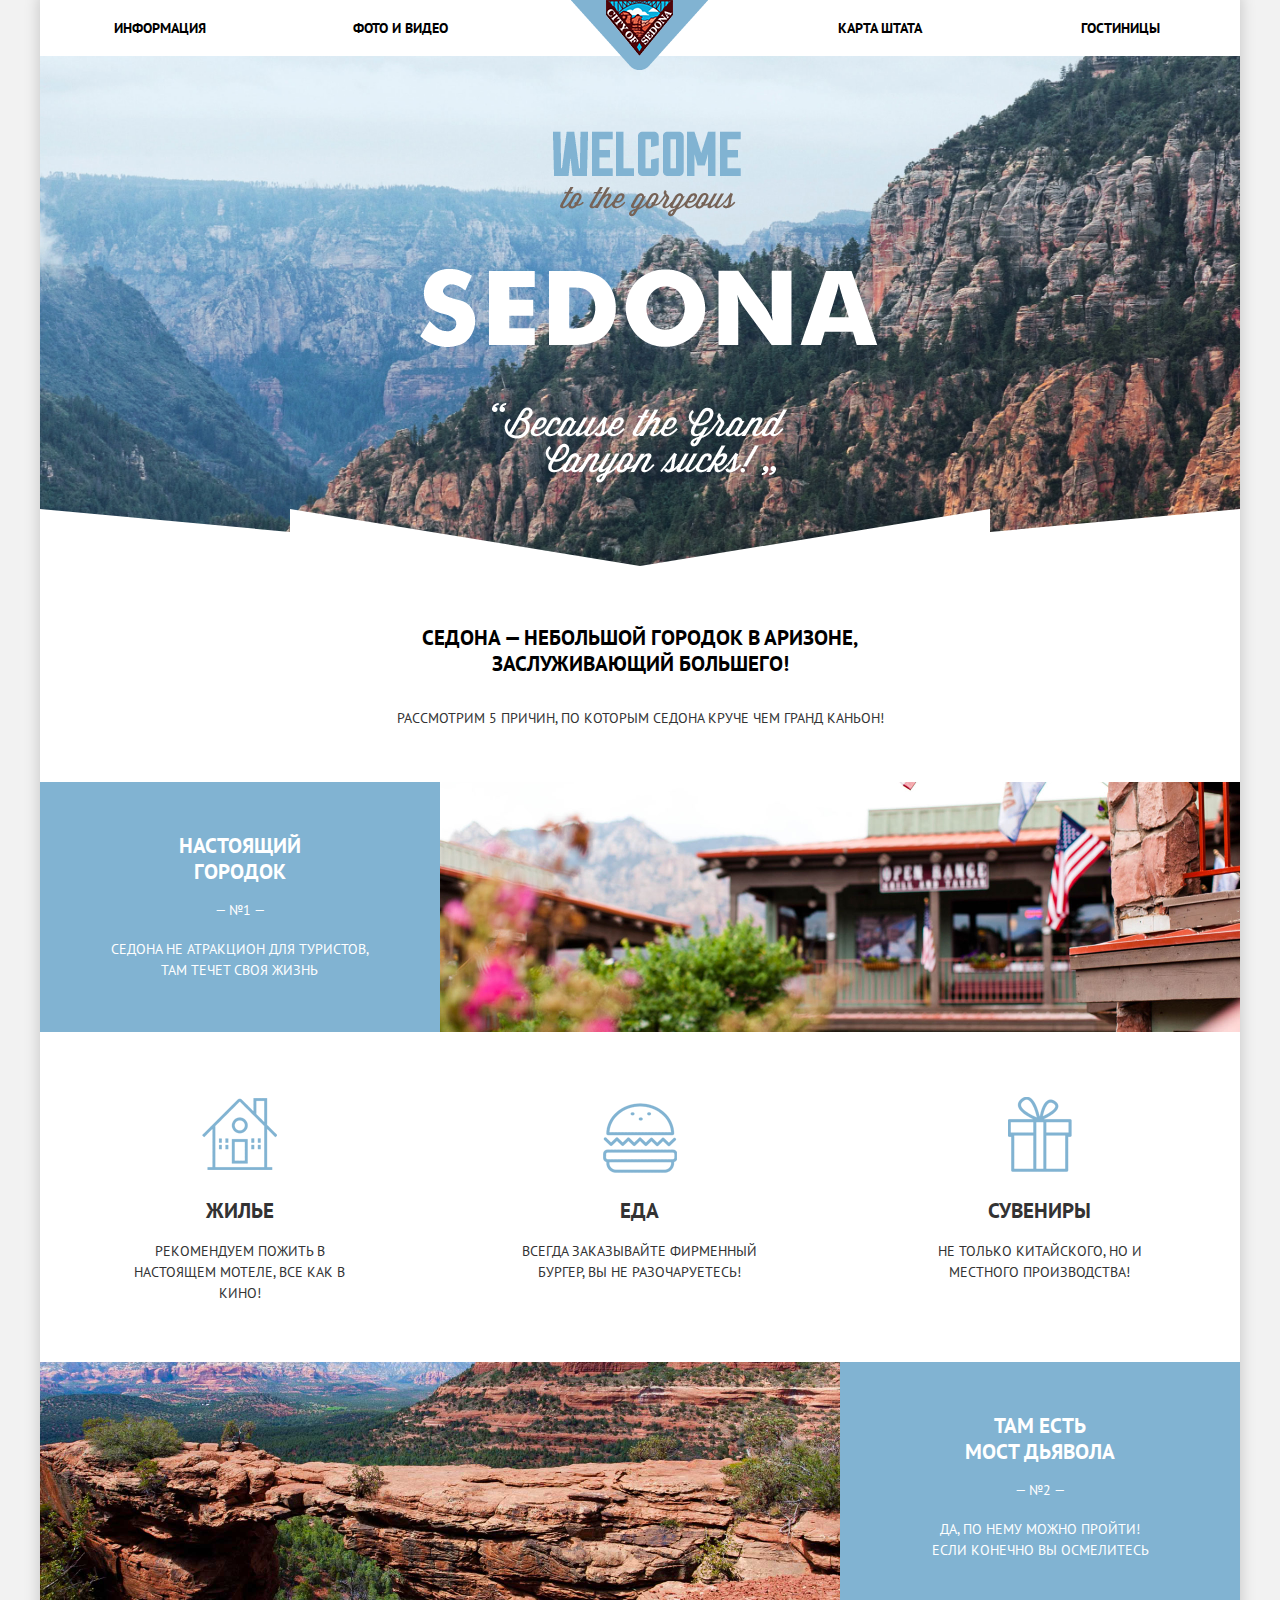
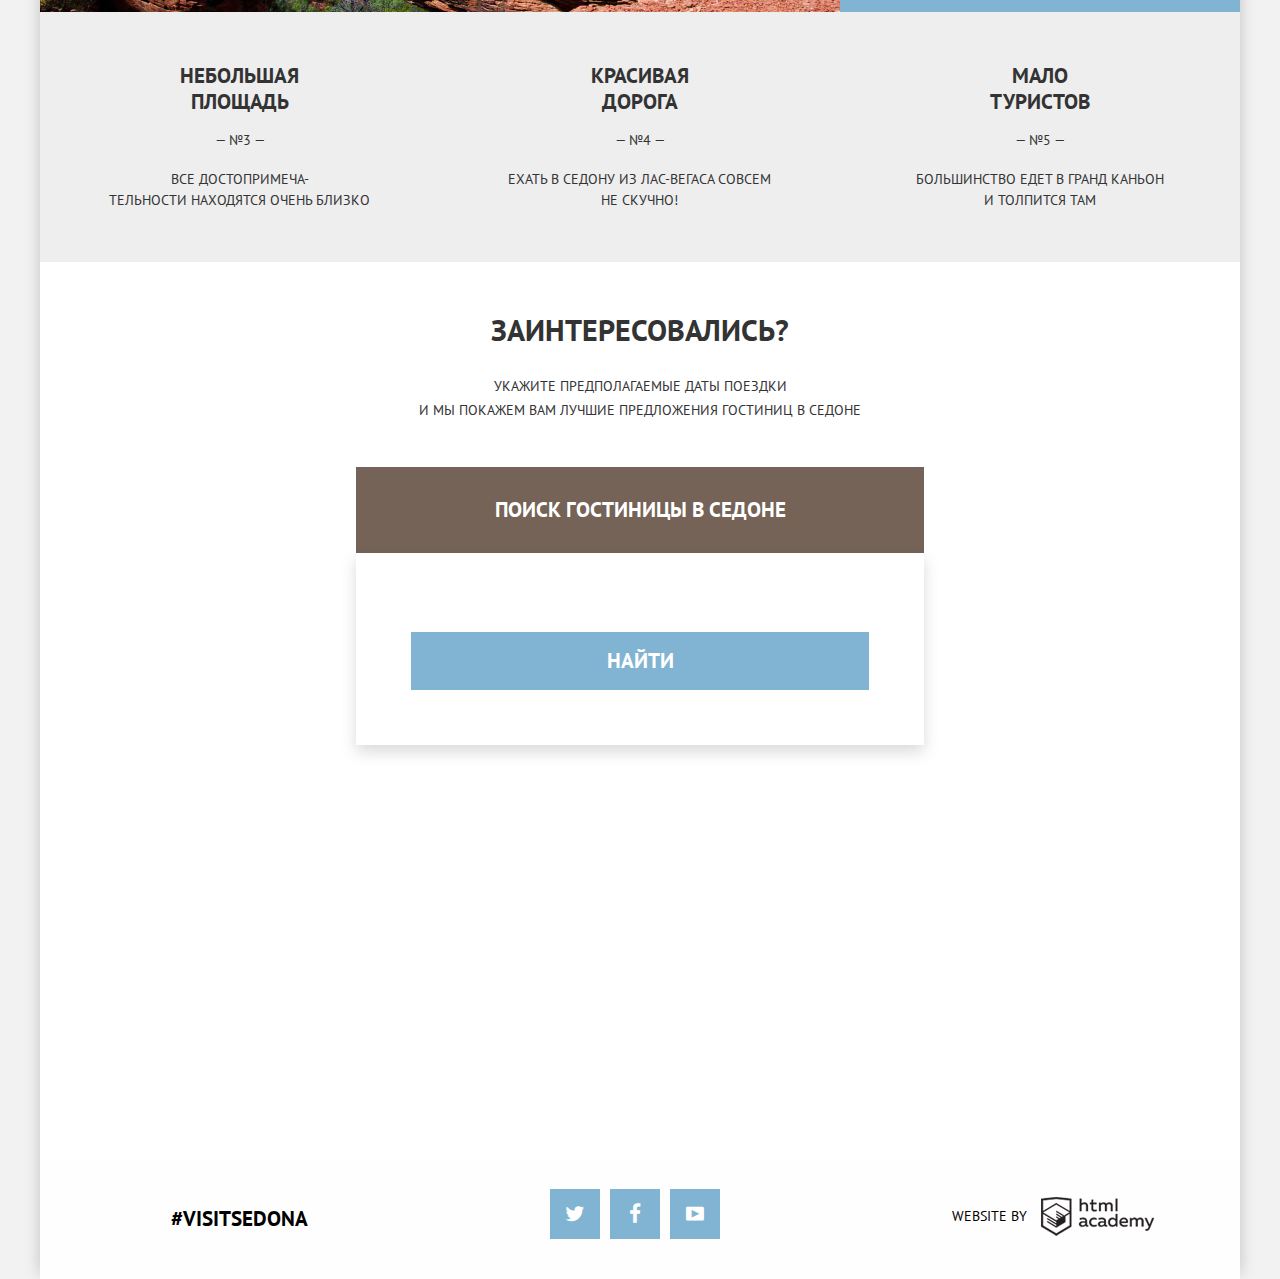
<file: index.html>
<!DOCTYPE html>
<html lang="ru">
  <head>
    <title>Sedona</title>
    <meta charset="utf-8">
    <link href="styles/css.css" rel="stylesheet">
    <link href="styles/reset.css" rel="stylesheet">
    <link href="http://fonts.googleapis.com/css?family=PT+Sans:400,700&amp;amp;subset=latin,cyrillic-ext" rel="stylesheet" type="text/css">
  </head>
  <body class="body"></body>
  <div class="container">
    <header class="header"><a class="logo" href=""></a>
      <nav class="navigation clear">
        <ul>
          <li><a href="">ИНФОРМАЦИЯ</a></li>
          <li><a href="">ФОТО И ВИДЕО</a></li>
          <li><a href="">КАРТА ШТАТА</a></li>
          <li><a href="hotels.html">ГОСТИНИЦЫ</a></li>
        </ul>
      </nav>
    </header>
    <main class="main-page">
      <div class="poster">
        <div class="tagline"></div>
      </div>
      <div class="intro">
        <h1>
           СЕДОНА — НЕБОЛЬШОЙ ГОРОДОК В АРИЗОНЕ, <br>ЗАСЛУЖИВАЮЩИЙ БОЛЬШЕГО!</h1>
        <p>РАССМОТРИМ 5 ПРИЧИН, ПО КОТОРЫМ СЕДОНА КРУЧЕ ЧЕМ ГРАНД КАНЬОН!</p>
      </div>
      <div class="features row bckg-blue">
        <div class="feature-description col col-4">
          <h1>
             НАСТОЯЩИЙ<br>ГОРОДОК</h1><span>— №1 —</span>
          <p>
             СЕДОНА НЕ АТРАКЦИОН ДЛЯ ТУРИСТОВ, <br>ТАМ ТЕЧЕТ СВОЯ ЖИЗНЬ</p>
        </div>
        <div class="feature-poster col col-8"><img src="img/tmp/photo-02.jpg" alt="feature-poster"></div>
      </div>
      <div class="advices row">
        <div class="advice-description col col-4">
          <h1>ЖИЛЬЕ</h1>
          <p>РЕКОМЕНДУЕМ ПОЖИТЬ В НАСТОЯЩЕМ МОТЕЛЕ, ВСЕ КАК В КИНО!</p>
        </div>
        <div class="advice-description col col-4">
          <h1>ЕДА</h1>
          <p>ВСЕГДА ЗАКАЗЫВАЙТЕ ФИРМЕННЫЙ БУРГЕР, ВЫ НЕ РАЗОЧАРУЕТЕСЬ!</p>
        </div>
        <div class="advice-description col col-4">
          <h1>СУВЕНИРЫ</h1>
          <p>НЕ ТОЛЬКО КИТАЙСКОГО, НО И МЕСТНОГО ПРОИЗВОДСТВА!</p>
        </div>
      </div>
      <div class="features row bckg-blue">
        <div class="feature-poster col col-8"><img src="img/tmp/photo-03.jpg" alt="feature-poster"></div>
        <div class="feature-description col col-4">
          <h1>
             ТАМ ЕСТЬ<br>МОСТ ДЬЯВОЛА</h1><span>— №2 —</span>
          <p>
             ДА, ПО НЕМУ МОЖНО ПРОЙТИ! <br>ЕСЛИ КОНЕЧНО ВЫ ОСМЕЛИТЕСЬ</p>
        </div>
      </div>
      <div class="features row bckg-gray">
        <div class="feature-description col col-4">
          <h1>
             НЕБОЛЬШАЯ<br>ПЛОЩАДЬ</h1><span>— №3 —</span>
          <p>
             ВСЕ ДОСТОПРИМЕЧА-<br>ТЕЛЬНОСТИ НАХОДЯТСЯ ОЧЕНЬ БЛИЗКО</p>
        </div>
        <div class="feature-description col col-4">
          <h1>
             КРАСИВАЯ<br>ДОРОГА</h1><span>— №4 —</span>
          <p>
             ЕХАТЬ В СЕДОНУ ИЗ ЛАС-ВЕГАСА СОВСЕМ <br>НЕ СКУЧНО!</p>
        </div>
        <div class="feature-description col col-4">
          <h1>
             МАЛО<br>ТУРИСТОВ</h1><span>— №5 —</span>
          <p>
             БОЛЬШИНСТВО ЕДЕТ В ГРАНД КАНЬОН <br>И ТОЛПИТСЯ ТАМ</p>
        </div>
      </div>
      <div class="choose-hotel">
        <h1>ЗАИНТЕРЕСОВАЛИСЬ?</h1>
        <p>
           УКАЖИТЕ ПРЕДПОЛАГАЕМЫЕ ДАТЫ ПОЕЗДКИ<br>И МЫ ПОКАЖЕМ ВАМ ЛУЧШИЕ ПРЕДЛОЖЕНИЯ ГОСТИНИЦ В СЕДОНЕ</p><a class="btn btn-order" href="">Поиск гостиницы в Седоне</a>
        <div class="choose-hotel-popup">
          <form class="form" action="/search" method="post">
            <fieldset></fieldset>
            <fieldset></fieldset>
            <fieldset></fieldset>
            <input class="btn" type="submit" value="НАЙТИ">
          </form>
        </div>
      </div>
      <div class="map">
        <iframe src="https://www.google.com/maps/embed?pb=!1m18!1m12!1m3!1d838162.8369633064!2d-111.79513845!3d34.854378399999995!2m3!1f0!2f0!3f0!3m2!1i1024!2i768!4f13.1!3m3!1m2!1s0x872da132f942b00d%3A0x5548c523fa6c8efd!2sSedona%2C+AZ%2C+USA!5e0!3m2!1sen!2sru!4v1435000602855" width="1200" height="600" allowfullscreen=""></iframe>
      </div>
    </main>
    <footer class="footer row">
      <div class="hashtag col col-4"><a href="">#visitsedona</a></div>
      <div class="social-icons col col-4"><a class="btn btn-social icon-twitter" href=""></a><a class="btn btn-social icon-facebook" href=""></a><a class="btn btn-social icon-youtube" href=""></a></div>
      <div class="copyright col col-4"><a href="https://htmlacademy.ru/">website by
          <div class="logo-htmlacademy"></div></a></div>
    </footer>
  </div>
  <script src="js/main.min.js"></script>
</html>
</file>
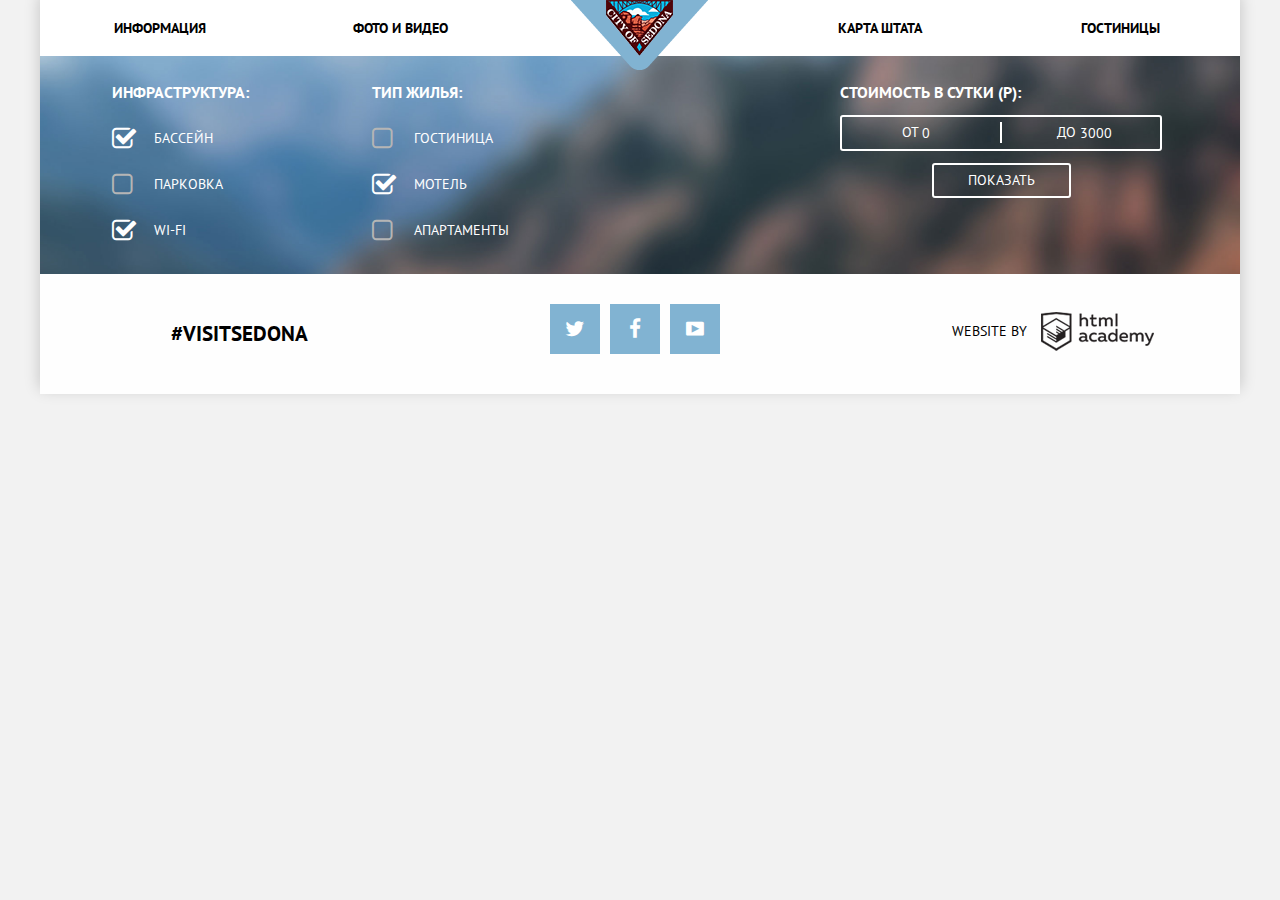
<file: hotels.html>
<!DOCTYPE html>
<html lang="ru">
  <head>
    <title>Sedona</title>
    <meta charset="utf-8">
    <link href="styles/css.css" rel="stylesheet">
    <link href="styles/reset.css" rel="stylesheet">
    <link href="http://fonts.googleapis.com/css?family=PT+Sans:400,700&amp;amp;subset=latin,cyrillic-ext" rel="stylesheet" type="text/css">
  </head>
  <body class="body"></body>
  <div class="container">
    <header class="header"><a class="logo" href=""></a>
      <nav class="navigation clear">
        <ul>
          <li><a href="index.html">ИНФОРМАЦИЯ</a></li>
          <li><a href="">ФОТО И ВИДЕО</a></li>
          <li><a href="">КАРТА ШТАТА</a></li>
          <li class="active"><a href="">ГОСТИНИЦЫ</a></li>
        </ul>
      </nav>
    </header>
    <main class="hotels-page">
      <div class="hotels-filters">
        <form class="row" action="/filter" method="post">
          <div class="filter-options col col-8">
            <fieldset class="options">
              <h2 class="filter-title">Инфраструктура:</h2>
              <ul>
                <li>
                  <input class="form-checkbox" type="checkbox" id="check-1" checked>
                  <label class="form-label" for="check-1">Бассейн</label>
                </li>
                <li>
                  <input class="form-checkbox" type="checkbox" id="check-2">
                  <label class="form-label" for="check-2">ПАРКОВКА</label>
                </li>
                <li>
                  <input class="form-checkbox" type="checkbox" id="check-3" checked>
                  <label class="form-label" for="check-3">WI-FI</label>
                </li>
              </ul>
            </fieldset>
            <fieldset class="options">
              <h2 class="filter-title">ТИП ЖИЛЬЯ:</h2>
              <ul>
                <li>
                  <input class="form-checkbox" type="checkbox" id="check-4">
                  <label class="form-label" for="check-4">ГОСТИНИЦА</label>
                </li>
                <li>
                  <input class="form-checkbox" type="checkbox" id="check-5" checked>
                  <label class="form-label" for="check-5">МОТЕЛЬ</label>
                </li>
                <li>
                  <input class="form-checkbox" type="checkbox" id="check-6">
                  <label class="form-label" for="check-6">АПАРТАМЕНТЫ</label>
                </li>
              </ul>
            </fieldset>
          </div>
          <div class="filter-cost col col-4">
            <h2 class="filter-title">СТОИМОСТЬ В СУТКИ (Р):</h2>
            <div class="cost-control">
              <div class="cost-group">
                <label>от
                  <input class="cost-input" type="text" value="0">
                </label>
                <label>до
                  <input class="cost-input" type="text" value="3000">
                </label>
              </div>
              <div class="range"></div>
            </div>
            <button class="btn btn-light">ПОКАЗАТЬ</button>
          </div>
        </form>
      </div>
    </main>
    <footer class="footer row">
      <div class="hashtag col col-4"><a href="">#visitsedona</a></div>
      <div class="social-icons col col-4"><a class="btn btn-social icon-twitter" href=""></a><a class="btn btn-social icon-facebook" href=""></a><a class="btn btn-social icon-youtube" href=""></a></div>
      <div class="copyright col col-4"><a href="https://htmlacademy.ru/">website by
          <div class="logo-htmlacademy"></div></a></div>
    </footer>
  </div>
  <script src="js/main.min.js"></script>
</html>
</file>
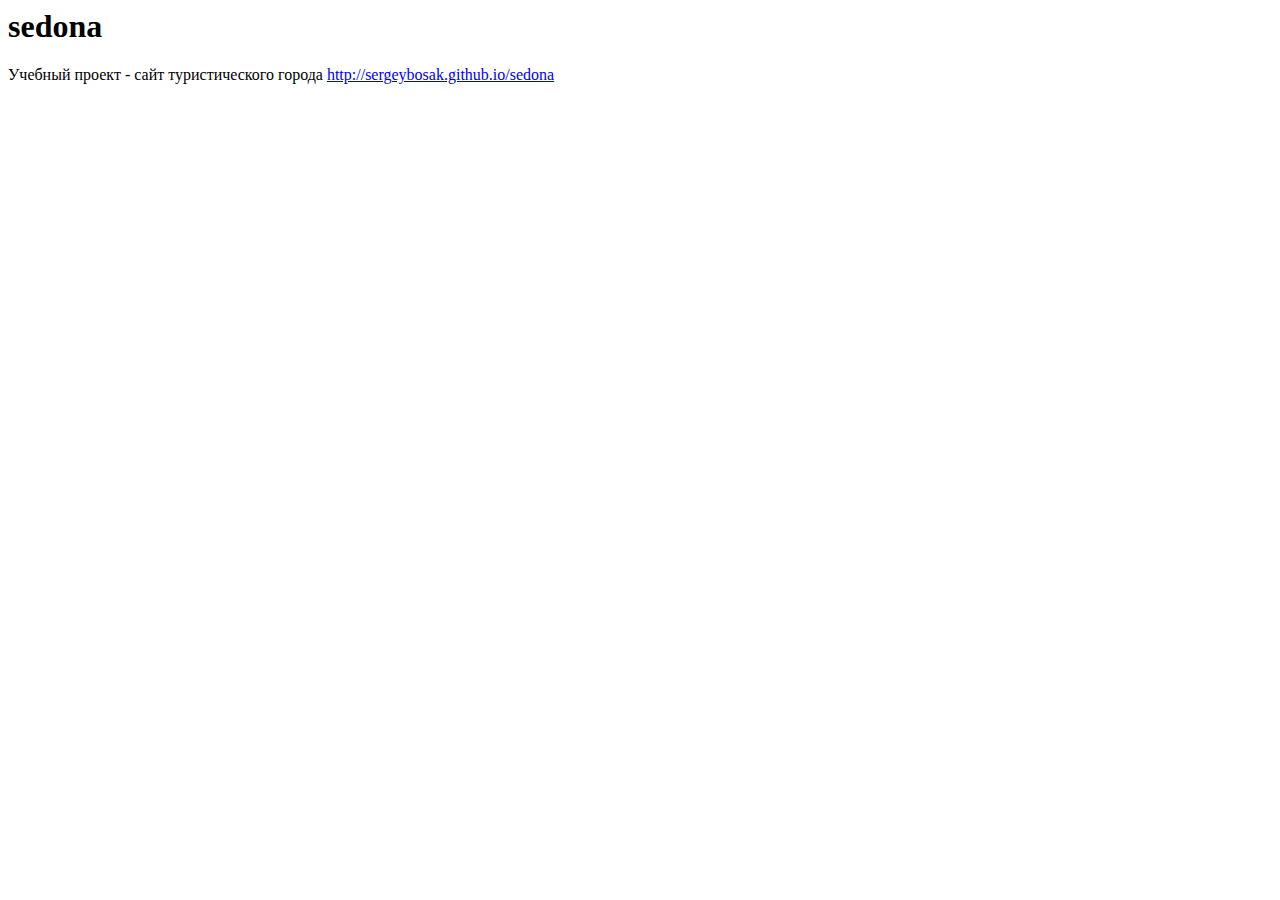
<file: README.html>
<html>
      <head>
        <meta charset="UTF-8">
        <title>README.md</title>
      </head>
      <body>
        <h1 id="sedona">sedona</h1>
<p>Учебный проект - сайт туристического города <a href="http://sergeybosak.github.io/sedona">http://sergeybosak.github.io/sedona</a></p>

      </body>
    </html>
</file>
<file: styles/css.css>
@font-face{font-weight:normal;font-style:normal;font-family:"symbols-sedona";src:url("../fonts/symbols-sedona.woff") format("woff"), url("../fonts/symbols-sedona.woff2") format("woff2")}[class*=" icon-"]:before,[class^=icon-]:before{display:inline-block;width:1em;margin-right:0.2em;margin-left:0.2em;font-weight:normal;line-height:1em;font-family:"symbols-sedona";text-align:center;text-transform:none;text-decoration:inherit;font-style:normal;font-variant:normal;speak:none}.icon-facebook:before{content:"\66"}.icon-twitter:before{content:"\74"}.icon-up-dir:before{content:"\25b2"}.icon-down-dir:before{content:"\25bc"}.icon-star:before{content:"\2605"}.icon-check-off:before{content:"\2610"}.icon-check-on:before{content:"\2611"}.icon-calendar:before{content:"\e800"}.icon-plus:before{content:"\e801"}.icon-minus:before{content:"\e802"}.icon-youtube:before{content:"\f39e"}.icon-facebook:before,.icon-twitter:before,.icon-youtube:before{font-size:21px;line-height:44px}.container{max-width:1200px;min-width:768px;margin:0 auto;background:white;-webkit-box-shadow:0 -5px 15px 0 rgba(0, 0, 0, 0.2);box-shadow:0 -5px 15px 0 rgba(0, 0, 0, 0.2)}.row{margin:0}.col{-webkit-box-sizing:border-box;box-sizing:border-box;float:left}.clear:after,.row:after{display:block;content:'';height:0;clear:both}.col-1{width:8.33%}.col-2{width:16.67%}.col-3{width:25%}.col-4{width:33.33%}.col-5{width:41.67%}.col-6{width:50%}.col-7{width:58.33%}.col-8{width:66.67%}.col-9{width:75%}.col-10{width:83.33%}.col-11{width:91.67%}.col-12{width:100%}.offset-1{margin-left:8.33%}.offset-2{margin-left:16.57%}.offset-3{margin-left:25%}.offset-4{margin-left:33.33%}.offset-5{margin-left:41.67%}.offset-6{margin-left:50%}.offset-7{margin-left:58.33%}.offset-8{margin-left:66.67%}.offset-9{margin-left:75%}.offset-10{margin-left:83.33%}.offset-11{margin-left:91.67%}.offset-12{margin-left:100%}.body{font-size:14px;line-height:21px;font-family:'PT Sans', Arial, sans-serif;text-transform:uppercase;color:#333;background:#f2f2f2}.btn{display:inline-block;vertical-align:top;padding:5px 17px;border:none;outline:none;font-size:14px;line-height:21px;font-family:'PT Sans', Arial, sans-serif;font-weight:700;text-align:center;text-transform:uppercase;text-decoration:none;color:#fff;background:#81b3d2;cursor:pointer}.header{position:relative;background:white}.header .logo{position:absolute;z-index:1;left:50%;width:138px;height:70px;margin-left:-69px;font-size:0;line-height:0;color:transparent;background:transparent url(../img/logo.png) no-repeat 0 0}.header li:nth-child(2){margin-right:20%}.header li{float:left;width:20%}.header li a{display:block;padding:15px 0;font-size:14px;line-height:26px;font-weight:700;text-align:center;text-decoration:none;color:#000}.header li a:hover{color:#87CEFA}.header li.active{color:#766357}.main-page h1{font-size:21px;font-weight:700}.main-page .poster{position:relative;height:510px;background:#3d4c57 url(../img/bg-main-poster.jpg) no-repeat 50% 30%;background-size:cover}.main-page .poster .tagline{width:470px;height:450px;position:absolute;top:75px;left:380px;background:transparent url(../img/bg-poster-text.png) no-repeat}.main-page .poster:after{content:'';position:absolute;z-index:2;left:0;right:0;bottom:0;height:57px;background:transparent url(../img/bg-poster-mask.svg) no-repeat 0 50%;background-size:100% 57px}.main-page .intro{padding:31px 0;line-height:26px;text-align:center}.main-page .intro h1{margin:28px auto;color:#000}.main-page .intro p{margin:20px 0}.main-page .features{height:250px}.main-page .features .feature-description{text-align:center;padding:45px 65px 0 65px;height:250px}.main-page .features .feature-description h1{margin:6px 0 15px 0;line-height:26px}.main-page .features .feature-description p{margin:18px 0 18px 0}.main-page .features .feature-poster{overflow:hidden;height:250px;position:relative}.main-page .features .feature-poster img{height:400px;position:absolute;top:-20%}.main-page .bckg-blue{background:#81b3d2;color:white}.main-page .bckg-gray{background:#eee}.main-page .advices{height:330px;text-align:center}.main-page .advices .advice-description:first-child h1:after{background-position:0px -307px}.main-page .advices .advice-description:nth-child(2) h1:after{background-position:0px 0px}.main-page .advices .advice-description:nth-child(3) h1:after{background-position:0px -153px}.main-page .advices .advice-description{padding:0 6%;padding-top:45px;text-align:center}.main-page .advices .advice-description h1{position:relative;margin:20px auto;padding-top:103px}.main-page .advices .advice-description h1:after{content:'';position:absolute;left:50%;top:0;width:76px;height:76px;margin-left:-38px;background:transparent url(../img/sprites-icons.png) no-repeat}.main-page .choose-hotel{position:relative;z-index:1;width:568px;margin:0 auto;text-align:center}.main-page .choose-hotel h1{margin-top:53px;margin-bottom:29px;font-size:30px;line-height:30px;font-weight:700}.main-page .choose-hotel p{margin:24px 50px;line-height:24px}.main-page .choose-hotel .btn-order{padding:30px;font-size:21px;line-height:26px;margin-top:45px;display:block;background:#766357}.main-page .choose-hotel .btn-order:hover{background:#66584f}.main-page .choose-hotel .choose-hotel-popup{position:absolute;z-index:1;left:0;right:0;background:#fff;-webkit-box-shadow:0 7px 15px 0 rgba(0, 0, 0, 0.15);box-shadow:0 7px 15px 0 rgba(0, 0, 0, 0.15)}.main-page .choose-hotel .choose-hotel-popup .form{margin:55px}.main-page .choose-hotel .choose-hotel-popup .form .btn{width:100%;margin-top:24px;padding:16px;font-size:21px;line-height:26px}.footer{padding:30px 0;background:rgba(254, 254, 254, 0.9)}.footer .hashtag{text-align:center;padding:17px 0}.footer .hashtag a{font-size:21px;line-height:26px;font-weight:700;color:#000}.footer .social-icons{text-align:center}.footer .social-icons .btn-social{width:50px;height:50px;padding:0;font-size:0;line-height:65px;margin-right:10px}.footer .social-icons a:hover{background:#70a1bf}.footer .copyright{padding:6px 0;text-align:center;padding:17px 0}.footer .copyright a{color:black;position:relative;margin-right:100px}.footer .copyright a .logo-htmlacademy{position:absolute;top:-10px;left:20px;width:250px;height:39px;background:url(../img/sprites-logo-htmlacademy.png) no-repeat;background-position:50% -198px}.footer .copyright a:hover .logo-htmlacademy{background-position:50% -99px}.hotels-page .hotels-filters{padding-top:14px;padding-bottom:8px;color:#fff;background:#46525c url(../img/bg-hotels-filters.jpg) no-repeat 0 50%;background-size:cover}.hotels-page .hotels-filters h2{font-size:16px;text-align:left;margin:12px 0}.hotels-page .hotels-filters .btn-light{margin:12px 0;padding:5px 34px;border:2px solid #fff;border-radius:3px;font-weight:400;background:transparent}.hotels-page .hotels-filters .filter-options{padding-left:6%}.hotels-page .hotels-filters .filter-options .options:first-child{margin-right:119px}.hotels-page .hotels-filters .filter-options .options{display:inline-block;vertical-align:top;max-width:150px;margin:0;margin-right:30px;padding:0;border:none;font-size:14px}.hotels-page .hotels-filters .filter-options .options li{margin:25px 0}.hotels-page .hotels-filters .filter-options .options li .form-checkbox{display:none}.hotels-page .hotels-filters .filter-options .options li .form-label{position:relative;padding-left:42px;font-size:14px;line-height:21px;cursor:pointer}.hotels-page .hotels-filters .filter-options .options li .form-label:before{content:'\2610';position:absolute;left:0;top:0;font-size:26px;font-family:'symbols-sedona';color:#b5b5b5}.hotels-page .hotels-filters .filter-options .options li .form-label:hover:before{color:white}.hotels-page .hotels-filters .filter-options .options li .form-checkbox:checked+.form-label:before{content:'\2611';color:white}.hotels-page .hotels-filters .filter-cost{padding-right:6.5%;text-align:center}.hotels-page .hotels-filters .filter-cost .cost-group{position:relative;border:2px solid #fff;border-radius:3px;font-size:0}.hotels-page .hotels-filters .filter-cost .cost-group label{display:inline-block;vertical-align:top;width:40%;padding:5px 5%;font-size:14px;text-align:right}.hotels-page .hotels-filters .filter-cost .cost-group label .cost-input{max-width:50%;padding:0;border:none;color:#fff;background:transparent;font-size:14px;line-height:21px;font-family:'PT Sans', Arial, sans-serif}.hotels-page .hotels-filters .filter-cost .cost-group:before{content:'';position:absolute;left:50%;top:5px;width:2px;height:21px;margin-left:-1px;background:#fff}.hotels-page .hotels-filters .filter-cost input[type=range]{position:relative;width:320px;margin:20px 0}
</file>
